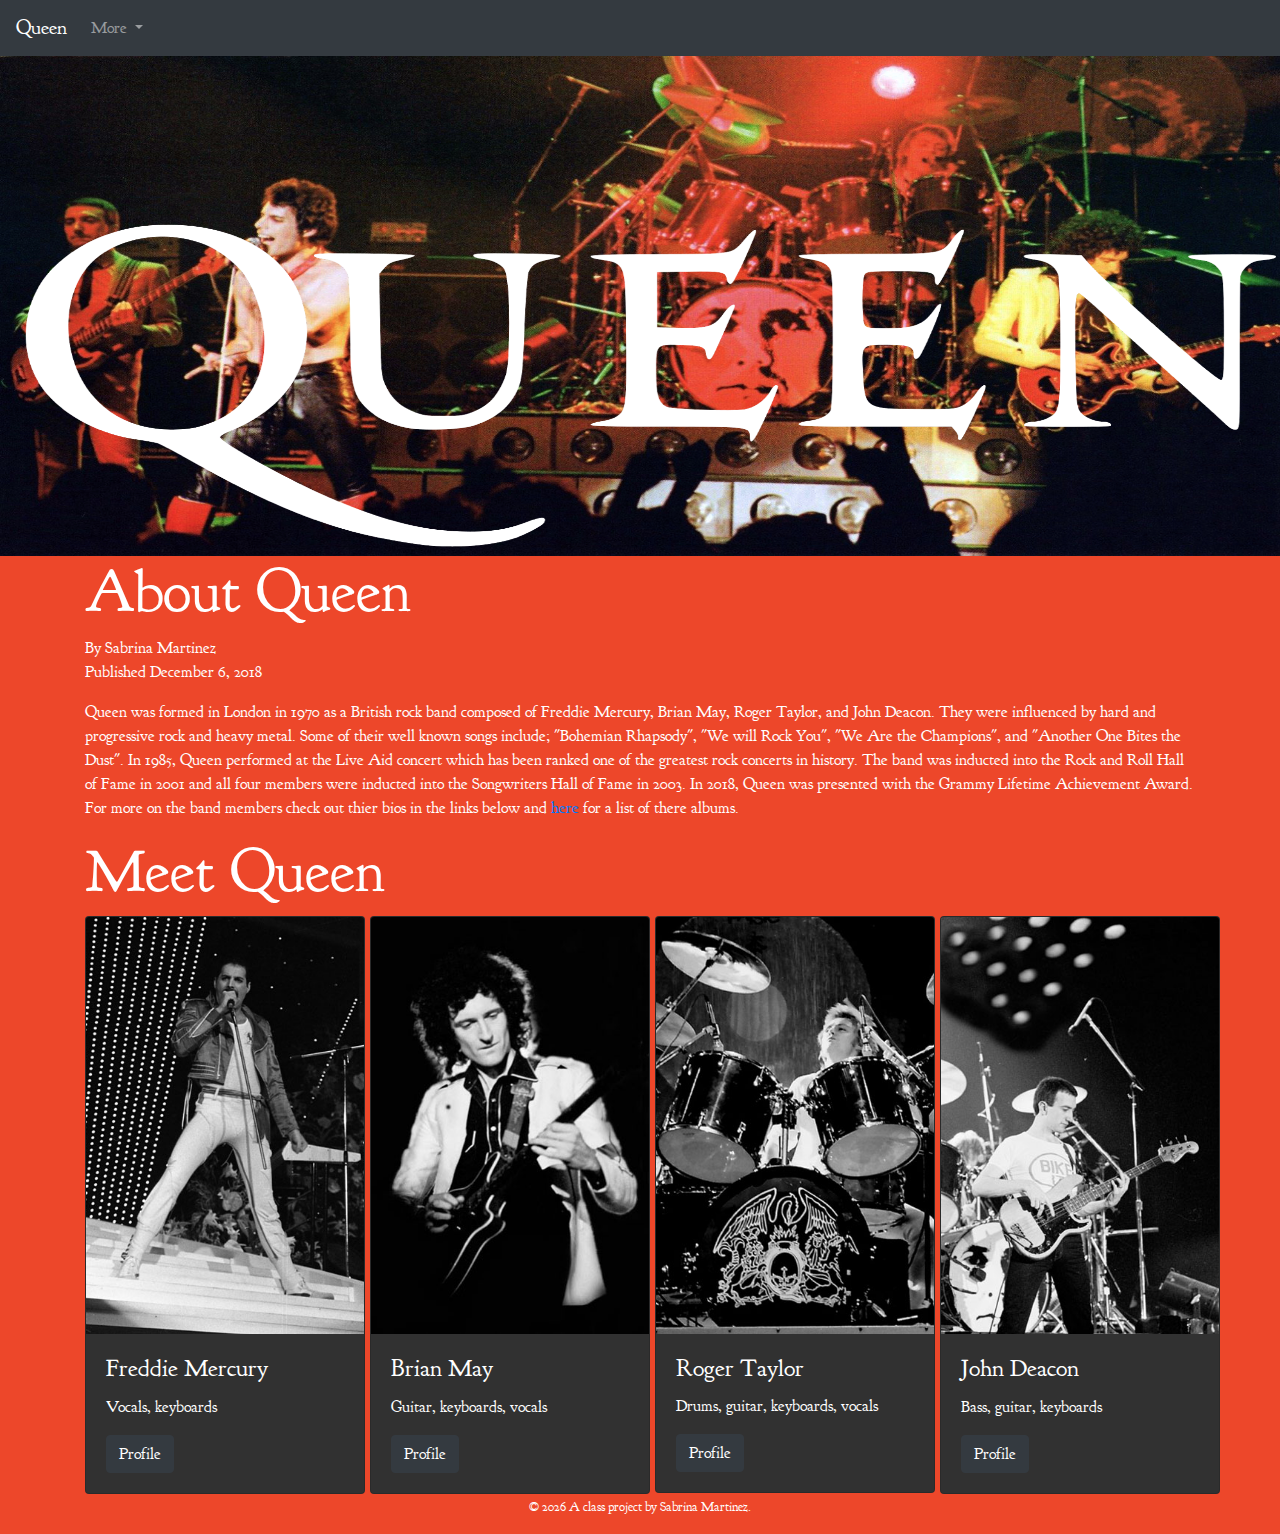
<file: docs/index.html>
<!doctype html>
<html lang="en">
<!-- A Intro to Coding for Journalists class project -->
<head>
  <title>Queen</title>
  <meta name="description" content="Default description">
  <meta charset="utf-8">
  <meta http-equiv="X-UA-Compatible" content="IE=edge" />
  <meta name="viewport" content="width=device-width, initial-scale=1, maximum-scale=1">
  <link rel="stylesheet" href="css/main.css">
  <link href="https://fonts.googleapis.com/css?family=Goudy+Bookletter+1911" rel="stylesheet">

</head>
<body>
  <nav class="navbar navbar-expand-lg navbar-dark bg-dark">
  <a class="navbar-brand" href="index.html">Queen</a>
  <button class="navbar-toggler" type="button" data-toggle="collapse" data-target="#navbarNavDropdown" aria-controls="navbarNavDropdown" aria-expanded="false" aria-label="Toggle navigation">
    <span class="navbar-toggler-icon"></span>
  </button>
  <div class="collapse navbar-collapse" id="navbarNavDropdown">
    <ul class="navbar-nav">
      <li class="nav-item dropdown">
        <a class="nav-link dropdown-toggle" href="#" id="navbarDropdownMenuLink" role="button" data-toggle="dropdown" aria-haspopup="true" aria-expanded="false">
          More
        </a>
        <div class="dropdown-menu" aria-labelledby="navbarDropdownMenuLink">
          <a class="dropdown-item" href="freddie-mercury.html">Freddie Mercury</a>
          <a class="dropdown-item" href="brian-may.html">Brian May</a>
          <a class="dropdown-item" href="roger-taylor.html">Roger Taylor</a>
          <a class="dropdown-item" href="john-deacon.html">John Deacon</a>
          <a class="dropdown-item" href="discography.html">Discography</a>

        </div>
      </li>
    </ul>
  </div>
</nav>

<div class="jumbotron-fluid img-responsive">
<img src="assets/img/queen-combined.png" class="img-fluid">
</div>

  

<div class="container">
  <div class="row">
    <div class="col">
    <h1>About Queen</h1>
    <p class="author">By Sabrina Martinez 
      <br> Published December 6, 2018
    </p>
    </div>
  </div>
  <div class="row">
    <div class="col">
    <p>Queen was formed in London in 1970 as a British rock band composed of Freddie Mercury, Brian May, Roger Taylor, and John Deacon. They were influenced by hard and progressive rock and heavy metal. Some of their well known songs include; "Bohemian Rhapsody", "We will Rock You", "We Are the Champions", and "Another One Bites the Dust". In 1985, Queen performed at the Live Aid concert which has been ranked one of the greatest rock concerts in history. The band was inducted into the Rock and Roll Hall of Fame in 2001 and all four members were inducted into the Songwriters Hall of Fame in 2003. In 2018, Queen was presented with the Grammy Lifetime Achievement Award. For more on the band members check out thier bios in the links below and <a href="discography.html">here</a> for a list of there albums. </p>
    </div>
    </div>
    <div class="member-title">
    <h1>Meet Queen</h1>
    </div>
        <div class="row">
            
        <div class="col-md-3">
        <div class="card" style="width:280px">
  <img class="card-img-top" src=assets/img/members/freddie-mercury-bw.jpg alt="Member bw image">
  <div class="card-body">
    <h4 class="card-title">Freddie Mercury</h4>
    <p class="card-text">Vocals, keyboards</p>
    <a href="freddie-mercury.html" class="btn btn-dark">Profile</a>
        </div>
        
    </div>
        </div>
         
        <div class="col-md-3">
        <div class="card" style="width:280px">
  <img class="card-img-top" src=assets/img/members/brian-may-bw.jpg alt="Member bw image">
  <div class="card-body">
    <h4 class="card-title">Brian May</h4>
    <p class="card-text">Guitar, keyboards, vocals</p>
    <a href="brian-may.html" class="btn btn-dark">Profile</a>
        </div>
        
    </div>
        </div>
         
        <div class="col-md-3">
        <div class="card" style="width:280px">
  <img class="card-img-top" src=assets/img/members/roger-taylor-bw.jpg alt="Member bw image">
  <div class="card-body">
    <h4 class="card-title">Roger Taylor</h4>
    <p class="card-text">Drums, guitar, keyboards, vocals</p>
    <a href="roger-taylor.html" class="btn btn-dark">Profile</a>
        </div>
        
    </div>
        </div>
         
        <div class="col-md-3">
        <div class="card" style="width:280px">
  <img class="card-img-top" src=assets/img/members/john-deacon-bw.jpg alt="Member bw image">
  <div class="card-body">
    <h4 class="card-title">John Deacon</h4>
    <p class="card-text">Bass, guitar, keyboards</p>
    <a href="john-deacon.html" class="btn btn-dark">Profile</a>
        </div>
        
    </div>
        </div>
         
        </div>
</div>


  <p id="legal" class="center-block text-center">
  <small>&copy; <span class="copyright-year"></span>
  A class project by Sabrina Martinez.
</p>


  <script src="js/jquery.js"></script>
  <script src="js/popper.js"></script>
  <script src="js/bootstrap.js"></script>
  <script src="js/scripts.js"></script>
</body>
</html>
</file>
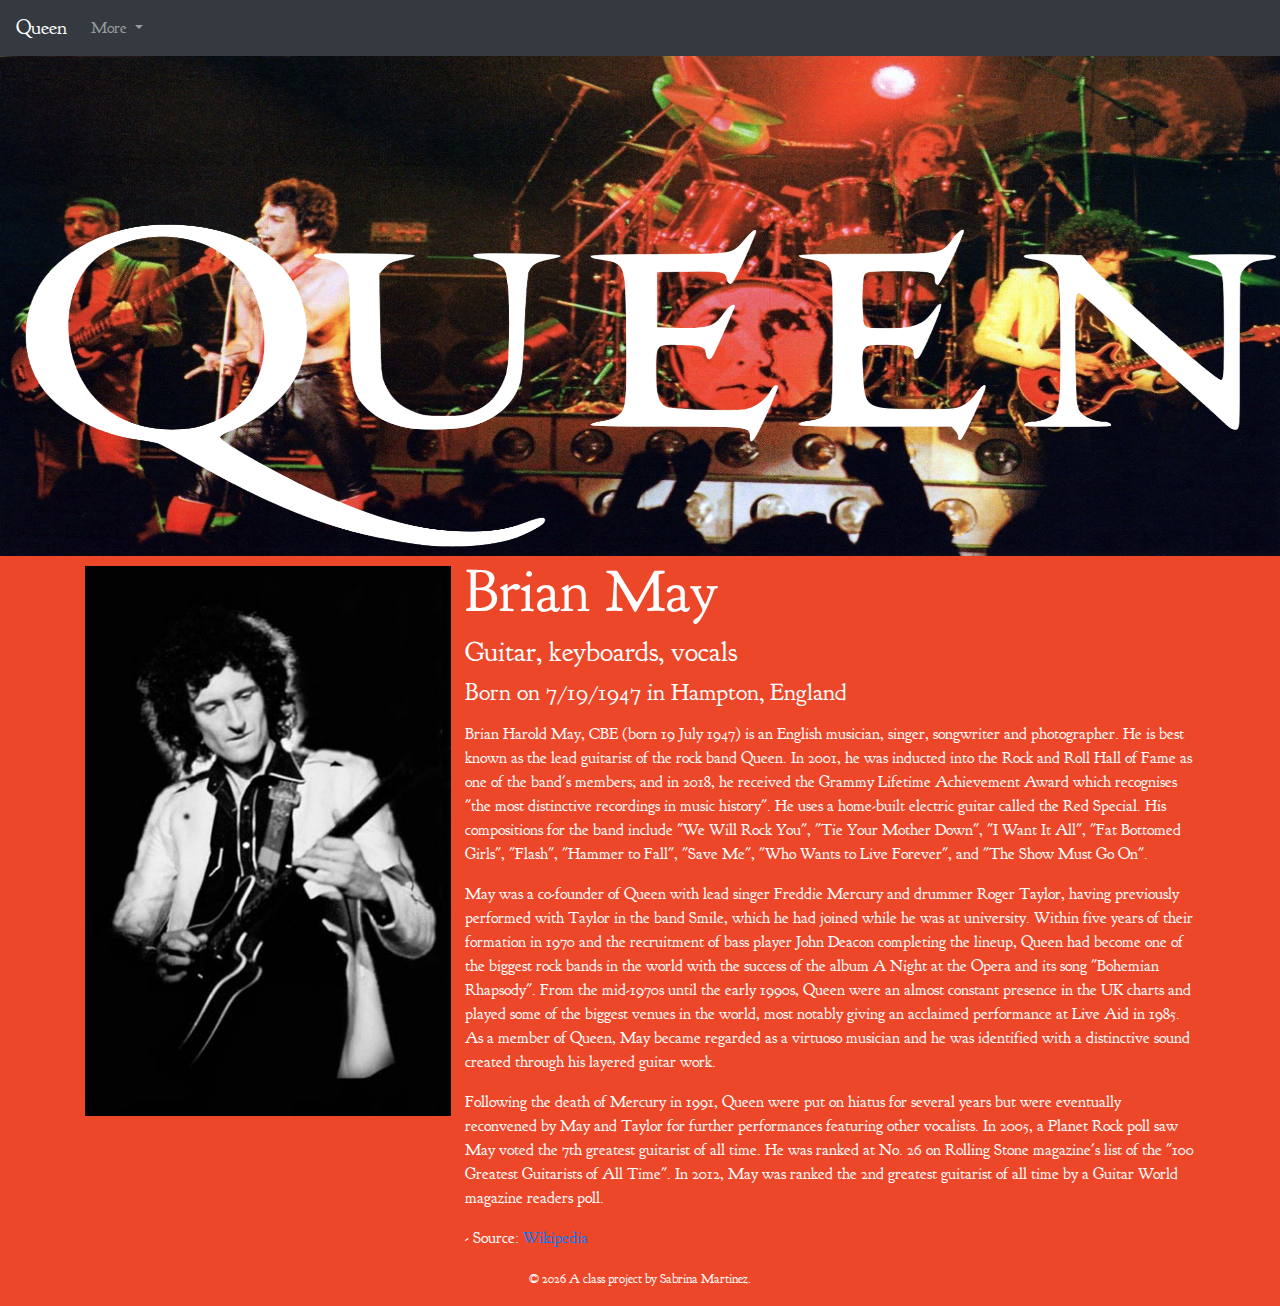
<file: docs/brian-may.html>
<!doctype html>
<html lang="en">
<!-- A Intro to Coding for Journalists class project -->
<head>
  <title>Queen | Brian May</title>
  <meta name="description" content="Default description">
  <meta charset="utf-8">
  <meta http-equiv="X-UA-Compatible" content="IE=edge" />
  <meta name="viewport" content="width=device-width, initial-scale=1, maximum-scale=1">
  <link rel="stylesheet" href="css/main.css">
  <link href="https://fonts.googleapis.com/css?family=Goudy+Bookletter+1911" rel="stylesheet">

</head>
<body>
  <nav class="navbar navbar-expand-lg navbar-dark bg-dark">
  <a class="navbar-brand" href="index.html">Queen</a>
  <button class="navbar-toggler" type="button" data-toggle="collapse" data-target="#navbarNavDropdown" aria-controls="navbarNavDropdown" aria-expanded="false" aria-label="Toggle navigation">
    <span class="navbar-toggler-icon"></span>
  </button>
  <div class="collapse navbar-collapse" id="navbarNavDropdown">
    <ul class="navbar-nav">
      <li class="nav-item dropdown">
        <a class="nav-link dropdown-toggle" href="#" id="navbarDropdownMenuLink" role="button" data-toggle="dropdown" aria-haspopup="true" aria-expanded="false">
          More
        </a>
        <div class="dropdown-menu" aria-labelledby="navbarDropdownMenuLink">
          <a class="dropdown-item" href="freddie-mercury.html">Freddie Mercury</a>
          <a class="dropdown-item" href="brian-may.html">Brian May</a>
          <a class="dropdown-item" href="roger-taylor.html">Roger Taylor</a>
          <a class="dropdown-item" href="john-deacon.html">John Deacon</a>
          <a class="dropdown-item" href="discography.html">Discography</a>

        </div>
      </li>
    </ul>
  </div>
</nav>

<div class="jumbotron-fluid img-responsive">
<img src="assets/img/queen-combined.png" class="img-fluid">
</div>

  
<article class="container">
  <div class="row">
    <div class="col col-m-4 col-lg-5 col-xl-4 left-rail">
      
        <img src=assets/img/members/brian-may-bw.jpg alt="Member image" class="member-img-fluid">
      
    </div>
    <div class="col col-m-8 col-lg-7 col-xl-8">
      
      <h1>Brian May</h1>
      <h3>Guitar, keyboards, vocals</h3>
      <h4>Born on 7/19/1947 in Hampton, England</h4>
      <p class="bio"><p>Brian Harold May, CBE (born 19 July 1947) is an English musician, singer, songwriter and photographer. He is best known as the lead guitarist of the rock band Queen. In 2001, he was inducted into the Rock and Roll Hall of Fame as one of the band's members; and in 2018, he received the Grammy Lifetime Achievement Award which recognises "the most distinctive recordings in music history". He uses a home-built electric guitar called the Red Special. His compositions for the band include "We Will Rock You", "Tie Your Mother Down", "I Want It All", "Fat Bottomed Girls", "Flash", "Hammer to Fall", "Save Me", "Who Wants to Live Forever", and "The Show Must Go On".</p>
<p>May was a co-founder of Queen with lead singer Freddie Mercury and drummer Roger Taylor, having previously performed with Taylor in the band Smile, which he had joined while he was at university. Within five years of their formation in 1970 and the recruitment of bass player John Deacon completing the lineup, Queen had become one of the biggest rock bands in the world with the success of the album A Night at the Opera and its song "Bohemian Rhapsody". From the mid-1970s until the early 1990s, Queen were an almost constant presence in the UK charts and played some of the biggest venues in the world, most notably giving an acclaimed performance at Live Aid in 1985. As a member of Queen, May became regarded as a virtuoso musician and he was identified with a distinctive sound created through his layered guitar work.</p>
<p>Following the death of Mercury in 1991, Queen were put on hiatus for several years but were eventually reconvened by May and Taylor for further performances featuring other vocalists. In 2005, a Planet Rock poll saw May voted the 7th greatest guitarist of all time. He was ranked at No. 26 on Rolling Stone magazine's list of the "100 Greatest Guitarists of All Time". In 2012, May was ranked the 2nd greatest guitarist of all time by a Guitar World magazine readers poll.</p>
<p>- Source: <a href="https://en.wikipedia.org/wiki/Brian_May">Wikipedia</a></p></p>
      
    </div>
  </div>
</article>


  <p id="legal" class="center-block text-center">
  <small>&copy; <span class="copyright-year"></span>
  A class project by Sabrina Martinez.
</p>


  <script src="js/jquery.js"></script>
  <script src="js/popper.js"></script>
  <script src="js/bootstrap.js"></script>
  <script src="js/scripts.js"></script>
</body>
</html>
</file>
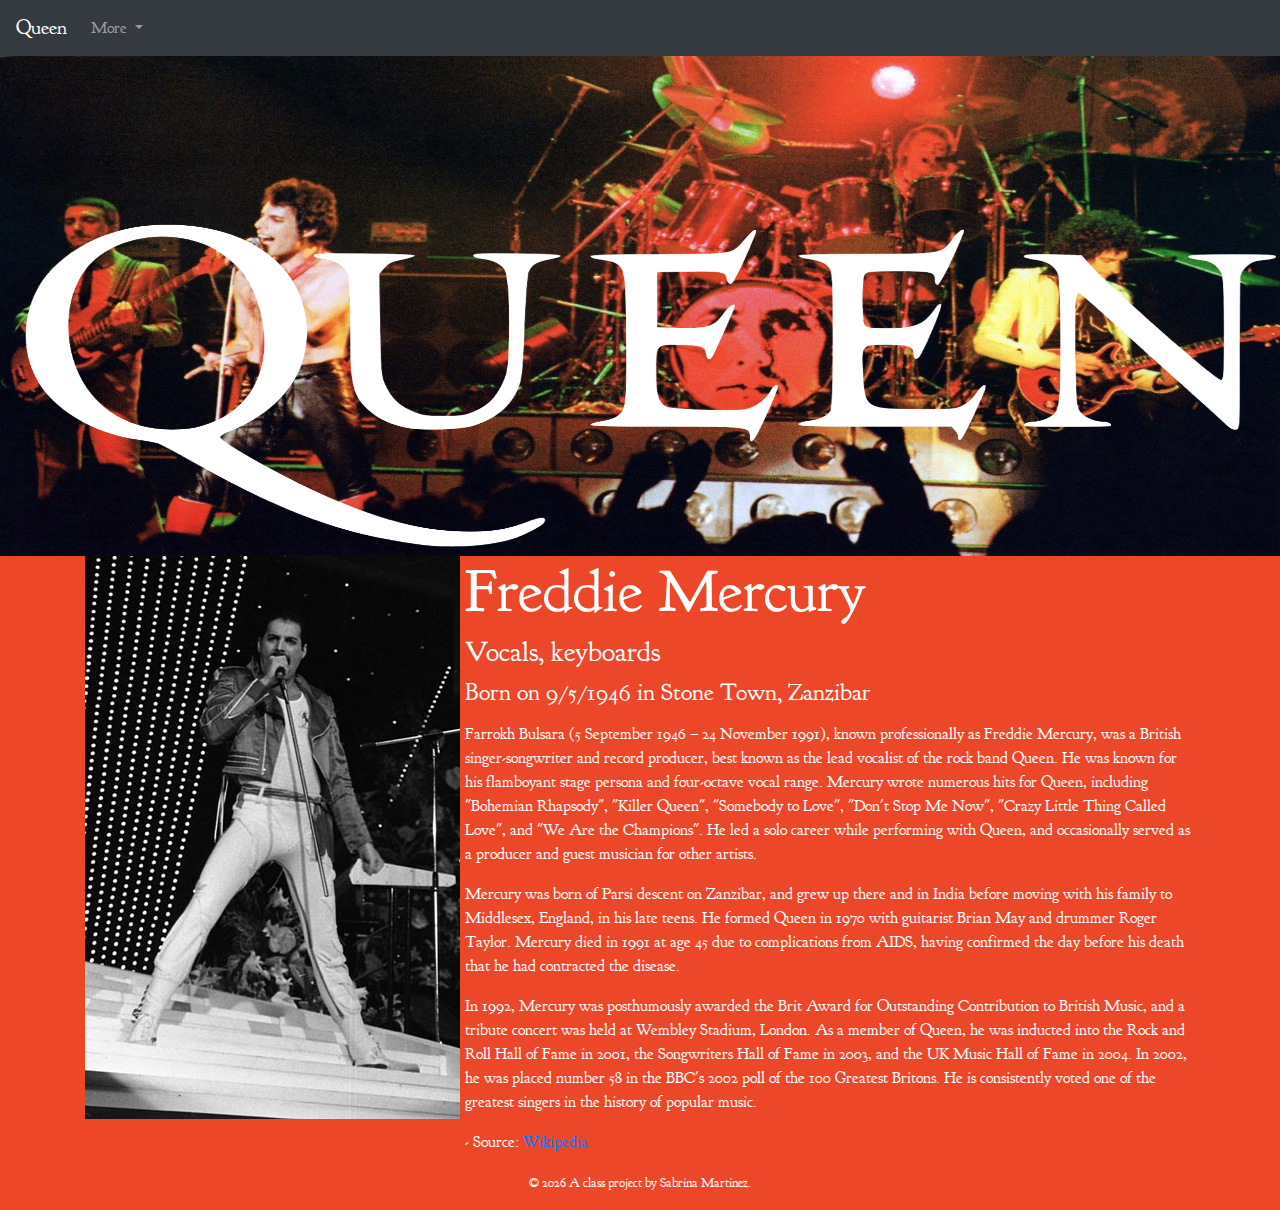
<file: docs/detail-page.html>
<!doctype html>
<html lang="en">
<!-- A Intro to Coding for Journalists class project -->
<head>
  <title>Queen | Freddie Mercury</title>
  <meta name="description" content="Default description">
  <meta charset="utf-8">
  <meta http-equiv="X-UA-Compatible" content="IE=edge" />
  <meta name="viewport" content="width=device-width, initial-scale=1, maximum-scale=1">
  <link rel="stylesheet" href="css/main.css">
  <link href="https://fonts.googleapis.com/css?family=Goudy+Bookletter+1911" rel="stylesheet">

</head>
<body>
  <nav class="navbar navbar-expand-lg navbar-dark bg-dark">
  <a class="navbar-brand" href="index.html">Queen</a>
  <button class="navbar-toggler" type="button" data-toggle="collapse" data-target="#navbarNavDropdown" aria-controls="navbarNavDropdown" aria-expanded="false" aria-label="Toggle navigation">
    <span class="navbar-toggler-icon"></span>
  </button>
  <div class="collapse navbar-collapse" id="navbarNavDropdown">
    <ul class="navbar-nav">
      <li class="nav-item dropdown">
        <a class="nav-link dropdown-toggle" href="#" id="navbarDropdownMenuLink" role="button" data-toggle="dropdown" aria-haspopup="true" aria-expanded="false">
          More
        </a>
        <div class="dropdown-menu" aria-labelledby="navbarDropdownMenuLink">
          <a class="dropdown-item" href="freddie-mercury.html">Freddie Mercury</a>
          <a class="dropdown-item" href="brian-may.html">Brian May</a>
          <a class="dropdown-item" href="roger-taylor.html">Roger Taylor</a>
          <a class="dropdown-item" href="john-deacon.html">John Deacon</a>
          <a class="dropdown-item" href="discography.html">Discography</a>

        </div>
      </li>
    </ul>
  </div>
</nav>

<div class="jumbotron-fluid img-responsive">
<img src="assets/img/queen-combined.png" class="img-fluid">
</div>

  
<article class="container">
  <div class="row">
    <div class="col col-m-4 col-lg-5 col-xl-4 left-rail">
      
  <img src= assets/img/members/freddie-mercury-bw.jpg alt="Member image">

    </div>
    <div class="col col-m-8 col-lg-7 col-xl-8">
      
  <h1>Freddie Mercury</h1>
  <h3>Vocals, keyboards</h3>
  <h4>Born on 9/5/1946 in Stone Town, Zanzibar</h4>
  <p><p>Farrokh Bulsara (5 September 1946 – 24 November 1991), known professionally as Freddie Mercury, was a British singer-songwriter and record producer, best known as the lead vocalist of the rock band Queen. He was known for his flamboyant stage persona and four-octave vocal range. Mercury wrote numerous hits for Queen, including "Bohemian Rhapsody", "Killer Queen", "Somebody to Love", "Don't Stop Me Now", "Crazy Little Thing Called Love", and "We Are the Champions". He led a solo career while performing with Queen, and occasionally served as a producer and guest musician for other artists.</p>
<p>Mercury was born of Parsi descent on Zanzibar, and grew up there and in India before moving with his family to Middlesex, England, in his late teens. He formed Queen in 1970 with guitarist Brian May and drummer Roger Taylor. Mercury died in 1991 at age 45 due to complications from AIDS, having confirmed the day before his death that he had contracted the disease.</p>
<p>In 1992, Mercury was posthumously awarded the Brit Award for Outstanding Contribution to British Music, and a tribute concert was held at Wembley Stadium, London. As a member of Queen, he was inducted into the Rock and Roll Hall of Fame in 2001, the Songwriters Hall of Fame in 2003, and the UK Music Hall of Fame in 2004. In 2002, he was placed number 58 in the BBC's 2002 poll of the 100 Greatest Britons. He is consistently voted one of the greatest singers in the history of popular music.</p>
<p>- Source: <a href="https://en.wikipedia.org/wiki/Freddie_Mercury">Wikipedia</a></p></p>

    </div>
  </div>
</article>


  <p id="legal" class="center-block text-center">
  <small>&copy; <span class="copyright-year"></span>
  A class project by Sabrina Martinez.
</p>


  <script src="js/jquery.js"></script>
  <script src="js/popper.js"></script>
  <script src="js/bootstrap.js"></script>
  <script src="js/scripts.js"></script>
</body>
</html>
</file>
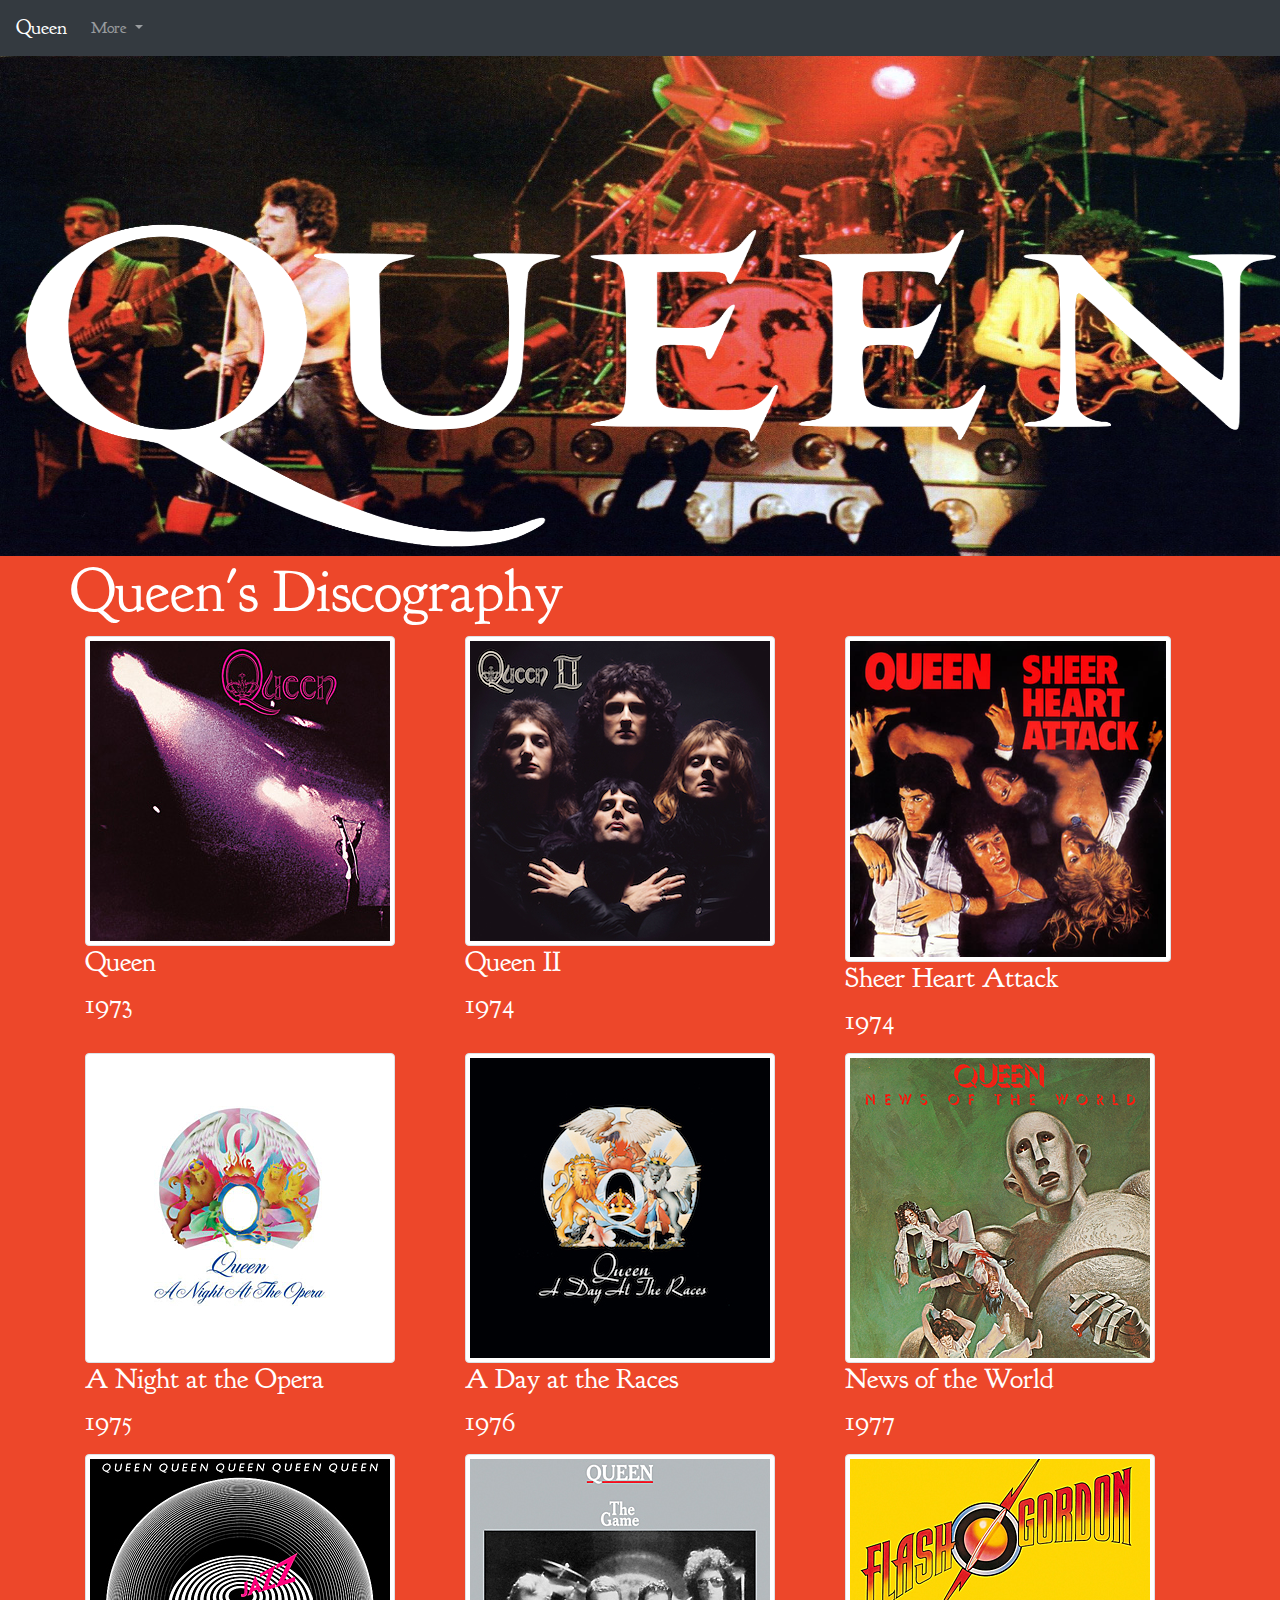
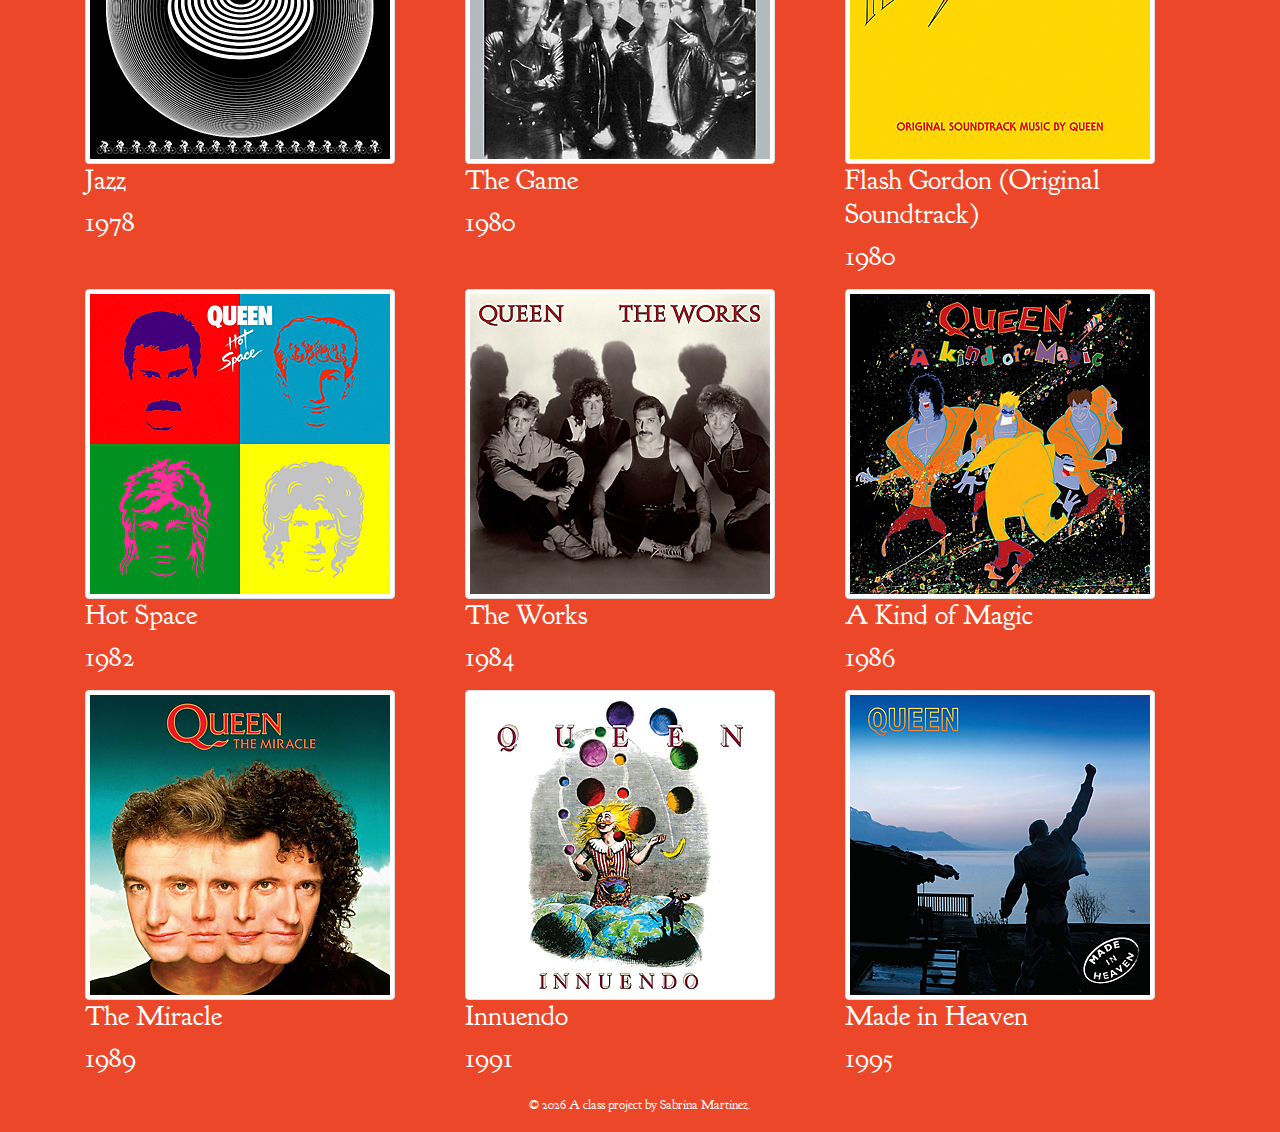
<file: docs/discography.html>
<!doctype html>
<html lang="en">
<!-- A Intro to Coding for Journalists class project -->
<head>
  <title>Queen's Discography</title>
  <meta name="description" content="Default description">
  <meta charset="utf-8">
  <meta http-equiv="X-UA-Compatible" content="IE=edge" />
  <meta name="viewport" content="width=device-width, initial-scale=1, maximum-scale=1">
  <link rel="stylesheet" href="css/main.css">
  <link href="https://fonts.googleapis.com/css?family=Goudy+Bookletter+1911" rel="stylesheet">

</head>
<body>
  <nav class="navbar navbar-expand-lg navbar-dark bg-dark">
  <a class="navbar-brand" href="index.html">Queen</a>
  <button class="navbar-toggler" type="button" data-toggle="collapse" data-target="#navbarNavDropdown" aria-controls="navbarNavDropdown" aria-expanded="false" aria-label="Toggle navigation">
    <span class="navbar-toggler-icon"></span>
  </button>
  <div class="collapse navbar-collapse" id="navbarNavDropdown">
    <ul class="navbar-nav">
      <li class="nav-item dropdown">
        <a class="nav-link dropdown-toggle" href="#" id="navbarDropdownMenuLink" role="button" data-toggle="dropdown" aria-haspopup="true" aria-expanded="false">
          More
        </a>
        <div class="dropdown-menu" aria-labelledby="navbarDropdownMenuLink">
          <a class="dropdown-item" href="freddie-mercury.html">Freddie Mercury</a>
          <a class="dropdown-item" href="brian-may.html">Brian May</a>
          <a class="dropdown-item" href="roger-taylor.html">Roger Taylor</a>
          <a class="dropdown-item" href="john-deacon.html">John Deacon</a>
          <a class="dropdown-item" href="discography.html">Discography</a>

        </div>
      </li>
    </ul>
  </div>
</nav>

<div class="jumbotron-fluid img-responsive">
<img src="assets/img/queen-combined.png" class="img-fluid">
</div>

  
<article class="container">
  <div class="row">
    <h1>Queen's Discography</h1>
  </div>

  <div class="row">
    
  <div class="col-md-4">
      <ul class="list-unstyled">
        <li class="albums">
    <img class="album-image img-thumbnail" src=assets/img/discs/Queen_Queen.png alt="Album Cover">
    <div class="media-body">
      <h3 class="album-title">Queen</h3>
      <h3 class="album-year">1973</h3>
    </div>
  </li>
  </ul>
</div>

  <div class="col-md-4">
      <ul class="list-unstyled">
        <li class="albums">
    <img class="album-image img-thumbnail" src=assets/img/discs/Queen_Queen_II.jpg alt="Album Cover">
    <div class="media-body">
      <h3 class="album-title">Queen II</h3>
      <h3 class="album-year">1974</h3>
    </div>
  </li>
  </ul>
</div>

  <div class="col-md-4">
      <ul class="list-unstyled">
        <li class="albums">
    <img class="album-image img-thumbnail" src=assets/img/discs/Queen_Sheer_Heart_Attack.png alt="Album Cover">
    <div class="media-body">
      <h3 class="album-title">Sheer Heart Attack</h3>
      <h3 class="album-year">1974</h3>
    </div>
  </li>
  </ul>
</div>

  <div class="col-md-4">
      <ul class="list-unstyled">
        <li class="albums">
    <img class="album-image img-thumbnail" src=assets/img/discs/Queen_A_Night_At_The_Opera.png alt="Album Cover">
    <div class="media-body">
      <h3 class="album-title">A Night at the Opera</h3>
      <h3 class="album-year">1975</h3>
    </div>
  </li>
  </ul>
</div>

  <div class="col-md-4">
      <ul class="list-unstyled">
        <li class="albums">
    <img class="album-image img-thumbnail" src=assets/img/discs/Queen_A_Day_at_the_Races.jpg alt="Album Cover">
    <div class="media-body">
      <h3 class="album-title">A Day at the Races</h3>
      <h3 class="album-year">1976</h3>
    </div>
  </li>
  </ul>
</div>

  <div class="col-md-4">
      <ul class="list-unstyled">
        <li class="albums">
    <img class="album-image img-thumbnail" src=assets/img/discs/Queen_News_Of_The_World.png alt="Album Cover">
    <div class="media-body">
      <h3 class="album-title">News of the World</h3>
      <h3 class="album-year">1977</h3>
    </div>
  </li>
  </ul>
</div>

  <div class="col-md-4">
      <ul class="list-unstyled">
        <li class="albums">
    <img class="album-image img-thumbnail" src=assets/img/discs/Queen_Jazz.png alt="Album Cover">
    <div class="media-body">
      <h3 class="album-title">Jazz</h3>
      <h3 class="album-year">1978</h3>
    </div>
  </li>
  </ul>
</div>

  <div class="col-md-4">
      <ul class="list-unstyled">
        <li class="albums">
    <img class="album-image img-thumbnail" src=assets/img/discs/Queen_The_Game.png alt="Album Cover">
    <div class="media-body">
      <h3 class="album-title">The Game</h3>
      <h3 class="album-year">1980</h3>
    </div>
  </li>
  </ul>
</div>

  <div class="col-md-4">
      <ul class="list-unstyled">
        <li class="albums">
    <img class="album-image img-thumbnail" src=assets/img/discs/Queen_Flash_Gordon.png alt="Album Cover">
    <div class="media-body">
      <h3 class="album-title">Flash Gordon (Original Soundtrack)</h3>
      <h3 class="album-year">1980</h3>
    </div>
  </li>
  </ul>
</div>

  <div class="col-md-4">
      <ul class="list-unstyled">
        <li class="albums">
    <img class="album-image img-thumbnail" src=assets/img/discs/Queen_Hot_Space.png alt="Album Cover">
    <div class="media-body">
      <h3 class="album-title">Hot Space</h3>
      <h3 class="album-year">1982</h3>
    </div>
  </li>
  </ul>
</div>

  <div class="col-md-4">
      <ul class="list-unstyled">
        <li class="albums">
    <img class="album-image img-thumbnail" src=assets/img/discs/Queen_The_Works.png alt="Album Cover">
    <div class="media-body">
      <h3 class="album-title">The Works</h3>
      <h3 class="album-year">1984</h3>
    </div>
  </li>
  </ul>
</div>

  <div class="col-md-4">
      <ul class="list-unstyled">
        <li class="albums">
    <img class="album-image img-thumbnail" src=assets/img/discs/Queen_A_Kind_Of_Magic.png alt="Album Cover">
    <div class="media-body">
      <h3 class="album-title">A Kind of Magic</h3>
      <h3 class="album-year">1986</h3>
    </div>
  </li>
  </ul>
</div>

  <div class="col-md-4">
      <ul class="list-unstyled">
        <li class="albums">
    <img class="album-image img-thumbnail" src=assets/img/discs/Queen_The_Miracle.png alt="Album Cover">
    <div class="media-body">
      <h3 class="album-title">The Miracle</h3>
      <h3 class="album-year">1989</h3>
    </div>
  </li>
  </ul>
</div>

  <div class="col-md-4">
      <ul class="list-unstyled">
        <li class="albums">
    <img class="album-image img-thumbnail" src=assets/img/discs/Queen_Innuendo.png alt="Album Cover">
    <div class="media-body">
      <h3 class="album-title">Innuendo</h3>
      <h3 class="album-year">1991</h3>
    </div>
  </li>
  </ul>
</div>

  <div class="col-md-4">
      <ul class="list-unstyled">
        <li class="albums">
    <img class="album-image img-thumbnail" src=assets/img/discs/Queen_Made_in_Heaven.jpg alt="Album Cover">
    <div class="media-body">
      <h3 class="album-title">Made in Heaven</h3>
      <h3 class="album-year">1995</h3>
    </div>
  </li>
  </ul>
</div>

</article>


  <p id="legal" class="center-block text-center">
  <small>&copy; <span class="copyright-year"></span>
  A class project by Sabrina Martinez.
</p>


  <script src="js/jquery.js"></script>
  <script src="js/popper.js"></script>
  <script src="js/bootstrap.js"></script>
  <script src="js/scripts.js"></script>
</body>
</html>
</file>
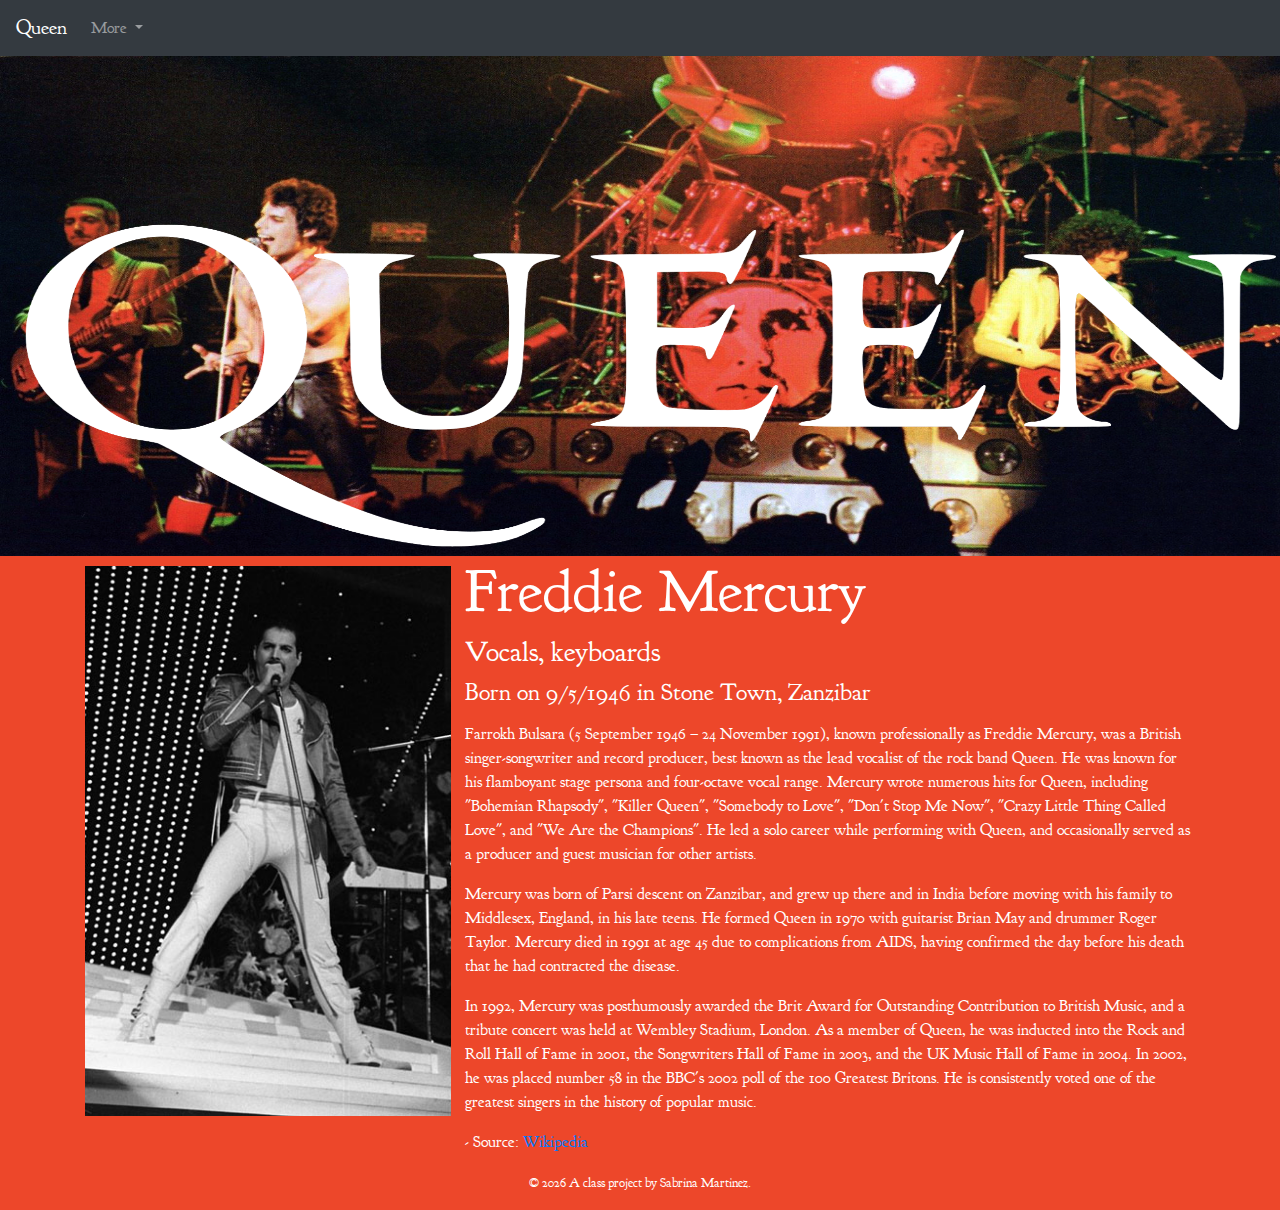
<file: docs/freddie-mercury.html>
<!doctype html>
<html lang="en">
<!-- A Intro to Coding for Journalists class project -->
<head>
  <title>Queen | Freddie Mercury</title>
  <meta name="description" content="Default description">
  <meta charset="utf-8">
  <meta http-equiv="X-UA-Compatible" content="IE=edge" />
  <meta name="viewport" content="width=device-width, initial-scale=1, maximum-scale=1">
  <link rel="stylesheet" href="css/main.css">
  <link href="https://fonts.googleapis.com/css?family=Goudy+Bookletter+1911" rel="stylesheet">

</head>
<body>
  <nav class="navbar navbar-expand-lg navbar-dark bg-dark">
  <a class="navbar-brand" href="index.html">Queen</a>
  <button class="navbar-toggler" type="button" data-toggle="collapse" data-target="#navbarNavDropdown" aria-controls="navbarNavDropdown" aria-expanded="false" aria-label="Toggle navigation">
    <span class="navbar-toggler-icon"></span>
  </button>
  <div class="collapse navbar-collapse" id="navbarNavDropdown">
    <ul class="navbar-nav">
      <li class="nav-item dropdown">
        <a class="nav-link dropdown-toggle" href="#" id="navbarDropdownMenuLink" role="button" data-toggle="dropdown" aria-haspopup="true" aria-expanded="false">
          More
        </a>
        <div class="dropdown-menu" aria-labelledby="navbarDropdownMenuLink">
          <a class="dropdown-item" href="freddie-mercury.html">Freddie Mercury</a>
          <a class="dropdown-item" href="brian-may.html">Brian May</a>
          <a class="dropdown-item" href="roger-taylor.html">Roger Taylor</a>
          <a class="dropdown-item" href="john-deacon.html">John Deacon</a>
          <a class="dropdown-item" href="discography.html">Discography</a>

        </div>
      </li>
    </ul>
  </div>
</nav>

<div class="jumbotron-fluid img-responsive">
<img src="assets/img/queen-combined.png" class="img-fluid">
</div>

  
<article class="container">
  <div class="row">
    <div class="col col-m-4 col-lg-5 col-xl-4 left-rail">
      
        <img src=assets/img/members/freddie-mercury-bw.jpg alt="Member image" class="member-img-fluid">
      
    </div>
    <div class="col col-m-8 col-lg-7 col-xl-8">
      
      <h1>Freddie Mercury</h1>
      <h3>Vocals, keyboards</h3>
      <h4>Born on 9/5/1946 in Stone Town, Zanzibar</h4>
      <p class="bio"><p>Farrokh Bulsara (5 September 1946 – 24 November 1991), known professionally as Freddie Mercury, was a British singer-songwriter and record producer, best known as the lead vocalist of the rock band Queen. He was known for his flamboyant stage persona and four-octave vocal range. Mercury wrote numerous hits for Queen, including "Bohemian Rhapsody", "Killer Queen", "Somebody to Love", "Don't Stop Me Now", "Crazy Little Thing Called Love", and "We Are the Champions". He led a solo career while performing with Queen, and occasionally served as a producer and guest musician for other artists.</p>
<p>Mercury was born of Parsi descent on Zanzibar, and grew up there and in India before moving with his family to Middlesex, England, in his late teens. He formed Queen in 1970 with guitarist Brian May and drummer Roger Taylor. Mercury died in 1991 at age 45 due to complications from AIDS, having confirmed the day before his death that he had contracted the disease.</p>
<p>In 1992, Mercury was posthumously awarded the Brit Award for Outstanding Contribution to British Music, and a tribute concert was held at Wembley Stadium, London. As a member of Queen, he was inducted into the Rock and Roll Hall of Fame in 2001, the Songwriters Hall of Fame in 2003, and the UK Music Hall of Fame in 2004. In 2002, he was placed number 58 in the BBC's 2002 poll of the 100 Greatest Britons. He is consistently voted one of the greatest singers in the history of popular music.</p>
<p>- Source: <a href="https://en.wikipedia.org/wiki/Freddie_Mercury">Wikipedia</a></p></p>
      
    </div>
  </div>
</article>


  <p id="legal" class="center-block text-center">
  <small>&copy; <span class="copyright-year"></span>
  A class project by Sabrina Martinez.
</p>


  <script src="js/jquery.js"></script>
  <script src="js/popper.js"></script>
  <script src="js/bootstrap.js"></script>
  <script src="js/scripts.js"></script>
</body>
</html>
</file>
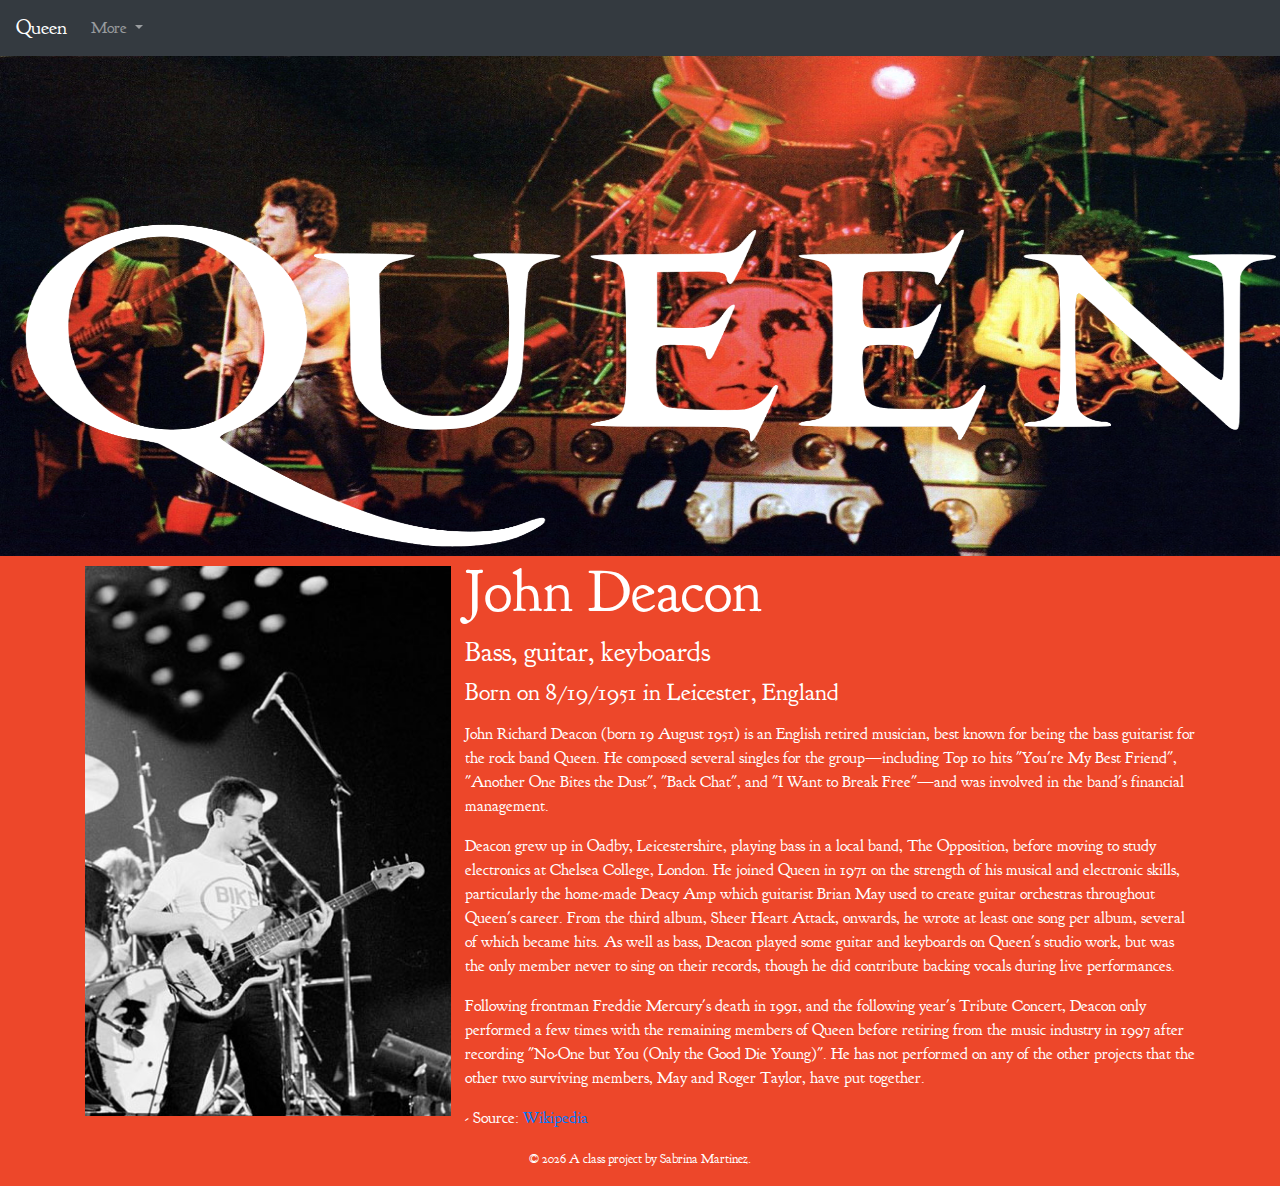
<file: docs/john-deacon.html>
<!doctype html>
<html lang="en">
<!-- A Intro to Coding for Journalists class project -->
<head>
  <title>Queen | John Deacon</title>
  <meta name="description" content="Default description">
  <meta charset="utf-8">
  <meta http-equiv="X-UA-Compatible" content="IE=edge" />
  <meta name="viewport" content="width=device-width, initial-scale=1, maximum-scale=1">
  <link rel="stylesheet" href="css/main.css">
  <link href="https://fonts.googleapis.com/css?family=Goudy+Bookletter+1911" rel="stylesheet">

</head>
<body>
  <nav class="navbar navbar-expand-lg navbar-dark bg-dark">
  <a class="navbar-brand" href="index.html">Queen</a>
  <button class="navbar-toggler" type="button" data-toggle="collapse" data-target="#navbarNavDropdown" aria-controls="navbarNavDropdown" aria-expanded="false" aria-label="Toggle navigation">
    <span class="navbar-toggler-icon"></span>
  </button>
  <div class="collapse navbar-collapse" id="navbarNavDropdown">
    <ul class="navbar-nav">
      <li class="nav-item dropdown">
        <a class="nav-link dropdown-toggle" href="#" id="navbarDropdownMenuLink" role="button" data-toggle="dropdown" aria-haspopup="true" aria-expanded="false">
          More
        </a>
        <div class="dropdown-menu" aria-labelledby="navbarDropdownMenuLink">
          <a class="dropdown-item" href="freddie-mercury.html">Freddie Mercury</a>
          <a class="dropdown-item" href="brian-may.html">Brian May</a>
          <a class="dropdown-item" href="roger-taylor.html">Roger Taylor</a>
          <a class="dropdown-item" href="john-deacon.html">John Deacon</a>
          <a class="dropdown-item" href="discography.html">Discography</a>

        </div>
      </li>
    </ul>
  </div>
</nav>

<div class="jumbotron-fluid img-responsive">
<img src="assets/img/queen-combined.png" class="img-fluid">
</div>

  
<article class="container">
  <div class="row">
    <div class="col col-m-4 col-lg-5 col-xl-4 left-rail">
      
        <img src=assets/img/members/john-deacon-bw.jpg alt="Member image" class="member-img-fluid">
      
    </div>
    <div class="col col-m-8 col-lg-7 col-xl-8">
      
      <h1>John Deacon</h1>
      <h3>Bass, guitar, keyboards</h3>
      <h4>Born on 8/19/1951 in Leicester, England</h4>
      <p class="bio"><p>John Richard Deacon (born 19 August 1951) is an English retired musician, best known for being the bass guitarist for the rock band Queen. He composed several singles for the group—including Top 10 hits "You're My Best Friend", "Another One Bites the Dust", "Back Chat", and "I Want to Break Free"—and was involved in the band's financial management.</p>
<p>Deacon grew up in Oadby, Leicestershire, playing bass in a local band, The Opposition, before moving to study electronics at Chelsea College, London. He joined Queen in 1971 on the strength of his musical and electronic skills, particularly the home-made Deacy Amp which guitarist Brian May used to create guitar orchestras throughout Queen's career. From the third album, Sheer Heart Attack, onwards, he wrote at least one song per album, several of which became hits. As well as bass, Deacon played some guitar and keyboards on Queen's studio work, but was the only member never to sing on their records, though he did contribute backing vocals during live performances.</p>
<p>Following frontman Freddie Mercury's death in 1991, and the following year's Tribute Concert, Deacon only performed a few times with the remaining members of Queen before retiring from the music industry in 1997 after recording "No-One but You (Only the Good Die Young)". He has not performed on any of the other projects that the other two surviving members, May and Roger Taylor, have put together.</p>
<p>- Source: <a href="https://en.wikipedia.org/wiki/John_Deacon">Wikipedia</a></p></p>
      
    </div>
  </div>
</article>


  <p id="legal" class="center-block text-center">
  <small>&copy; <span class="copyright-year"></span>
  A class project by Sabrina Martinez.
</p>


  <script src="js/jquery.js"></script>
  <script src="js/popper.js"></script>
  <script src="js/bootstrap.js"></script>
  <script src="js/scripts.js"></script>
</body>
</html>
</file>
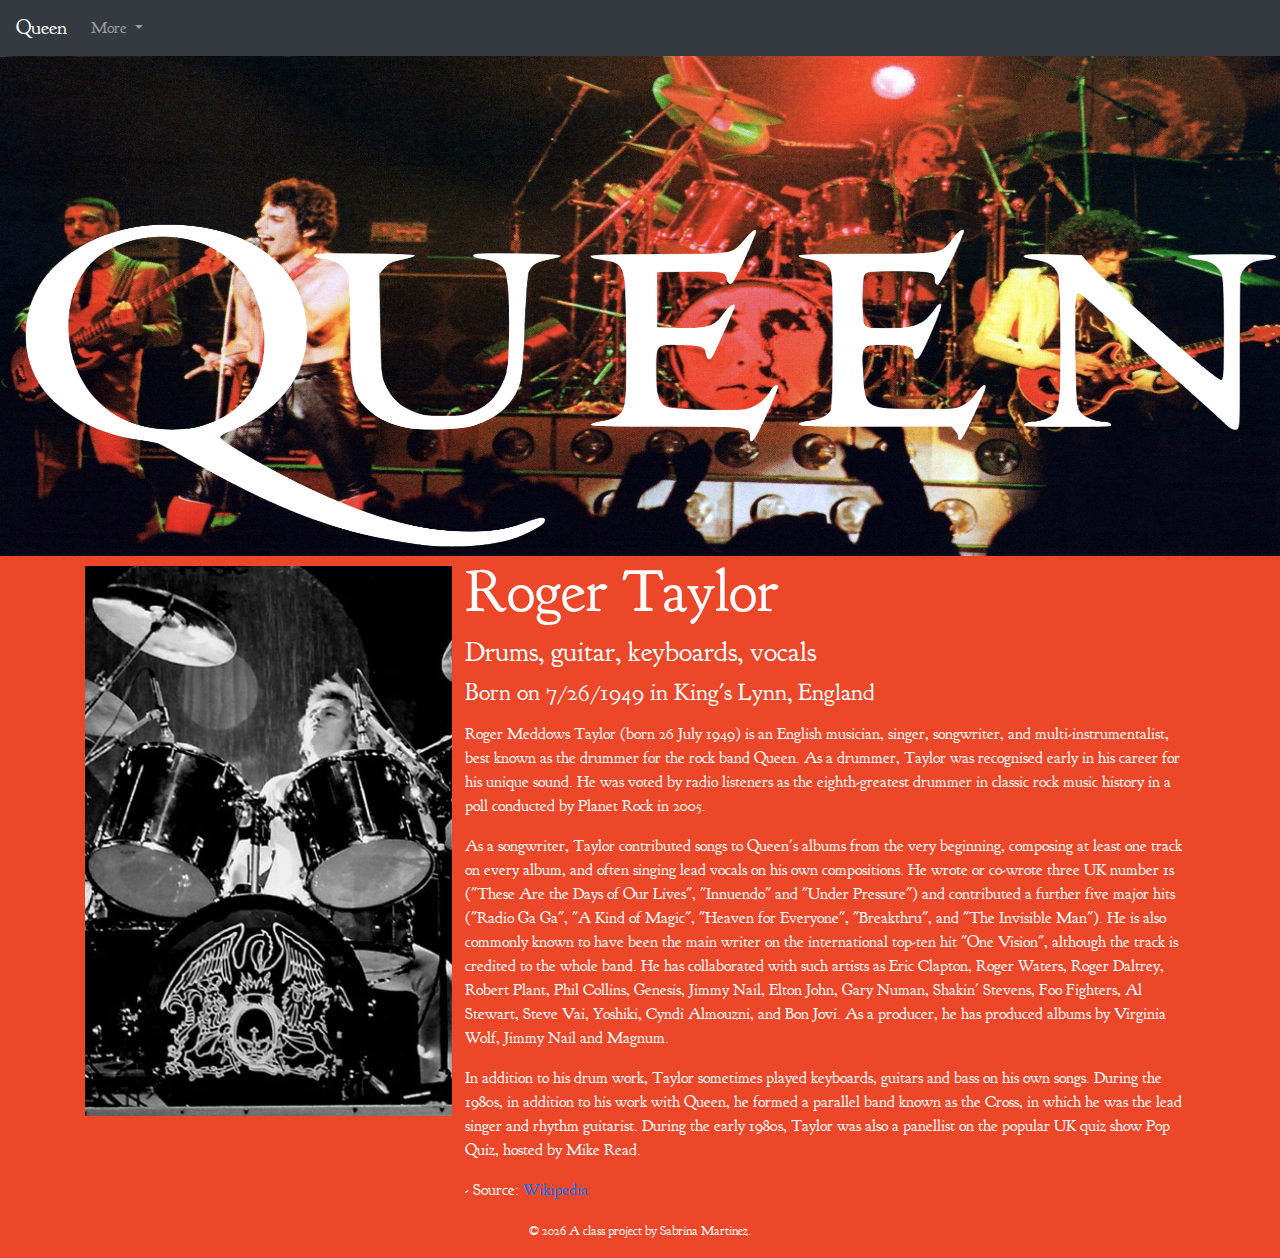
<file: docs/roger-taylor.html>
<!doctype html>
<html lang="en">
<!-- A Intro to Coding for Journalists class project -->
<head>
  <title>Queen | Roger Taylor</title>
  <meta name="description" content="Default description">
  <meta charset="utf-8">
  <meta http-equiv="X-UA-Compatible" content="IE=edge" />
  <meta name="viewport" content="width=device-width, initial-scale=1, maximum-scale=1">
  <link rel="stylesheet" href="css/main.css">
  <link href="https://fonts.googleapis.com/css?family=Goudy+Bookletter+1911" rel="stylesheet">

</head>
<body>
  <nav class="navbar navbar-expand-lg navbar-dark bg-dark">
  <a class="navbar-brand" href="index.html">Queen</a>
  <button class="navbar-toggler" type="button" data-toggle="collapse" data-target="#navbarNavDropdown" aria-controls="navbarNavDropdown" aria-expanded="false" aria-label="Toggle navigation">
    <span class="navbar-toggler-icon"></span>
  </button>
  <div class="collapse navbar-collapse" id="navbarNavDropdown">
    <ul class="navbar-nav">
      <li class="nav-item dropdown">
        <a class="nav-link dropdown-toggle" href="#" id="navbarDropdownMenuLink" role="button" data-toggle="dropdown" aria-haspopup="true" aria-expanded="false">
          More
        </a>
        <div class="dropdown-menu" aria-labelledby="navbarDropdownMenuLink">
          <a class="dropdown-item" href="freddie-mercury.html">Freddie Mercury</a>
          <a class="dropdown-item" href="brian-may.html">Brian May</a>
          <a class="dropdown-item" href="roger-taylor.html">Roger Taylor</a>
          <a class="dropdown-item" href="john-deacon.html">John Deacon</a>
          <a class="dropdown-item" href="discography.html">Discography</a>

        </div>
      </li>
    </ul>
  </div>
</nav>

<div class="jumbotron-fluid img-responsive">
<img src="assets/img/queen-combined.png" class="img-fluid">
</div>

  
<article class="container">
  <div class="row">
    <div class="col col-m-4 col-lg-5 col-xl-4 left-rail">
      
        <img src=assets/img/members/roger-taylor-bw.jpg alt="Member image" class="member-img-fluid">
      
    </div>
    <div class="col col-m-8 col-lg-7 col-xl-8">
      
      <h1>Roger Taylor</h1>
      <h3>Drums, guitar, keyboards, vocals</h3>
      <h4>Born on 7/26/1949 in King&#39;s Lynn, England</h4>
      <p class="bio"><p>Roger Meddows Taylor (born 26 July 1949) is an English musician, singer, songwriter, and multi-instrumentalist, best known as the drummer for the rock band Queen. As a drummer, Taylor was recognised early in his career for his unique sound. He was voted by radio listeners as the eighth-greatest drummer in classic rock music history in a poll conducted by Planet Rock in 2005.</p>
<p>As a songwriter, Taylor contributed songs to Queen's albums from the very beginning, composing at least one track on every album, and often singing lead vocals on his own compositions. He wrote or co-wrote three UK number 1s ("These Are the Days of Our Lives", "Innuendo" and "Under Pressure") and contributed a further five major hits ("Radio Ga Ga", "A Kind of Magic", "Heaven for Everyone", "Breakthru", and "The Invisible Man"). He is also commonly known to have been the main writer on the international top-ten hit "One Vision", although the track is credited to the whole band. He has collaborated with such artists as Eric Clapton, Roger Waters, Roger Daltrey, Robert Plant, Phil Collins, Genesis, Jimmy Nail, Elton John, Gary Numan, Shakin' Stevens, Foo Fighters, Al Stewart, Steve Vai, Yoshiki, Cyndi Almouzni, and Bon Jovi. As a producer, he has produced albums by Virginia Wolf, Jimmy Nail and Magnum.</p>
<p>In addition to his drum work, Taylor sometimes played keyboards, guitars and bass on his own songs. During the 1980s, in addition to his work with Queen, he formed a parallel band known as the Cross, in which he was the lead singer and rhythm guitarist. During the early 1980s, Taylor was also a panellist on the popular UK quiz show Pop Quiz, hosted by Mike Read.</p>
<p>- Source: <a href="https://en.wikipedia.org/wiki/Roger_Taylor_(Queen_drummer)">Wikipedia</a></p></p>
      
    </div>
  </div>
</article>


  <p id="legal" class="center-block text-center">
  <small>&copy; <span class="copyright-year"></span>
  A class project by Sabrina Martinez.
</p>


  <script src="js/jquery.js"></script>
  <script src="js/popper.js"></script>
  <script src="js/bootstrap.js"></script>
  <script src="js/scripts.js"></script>
</body>
</html>
</file>
